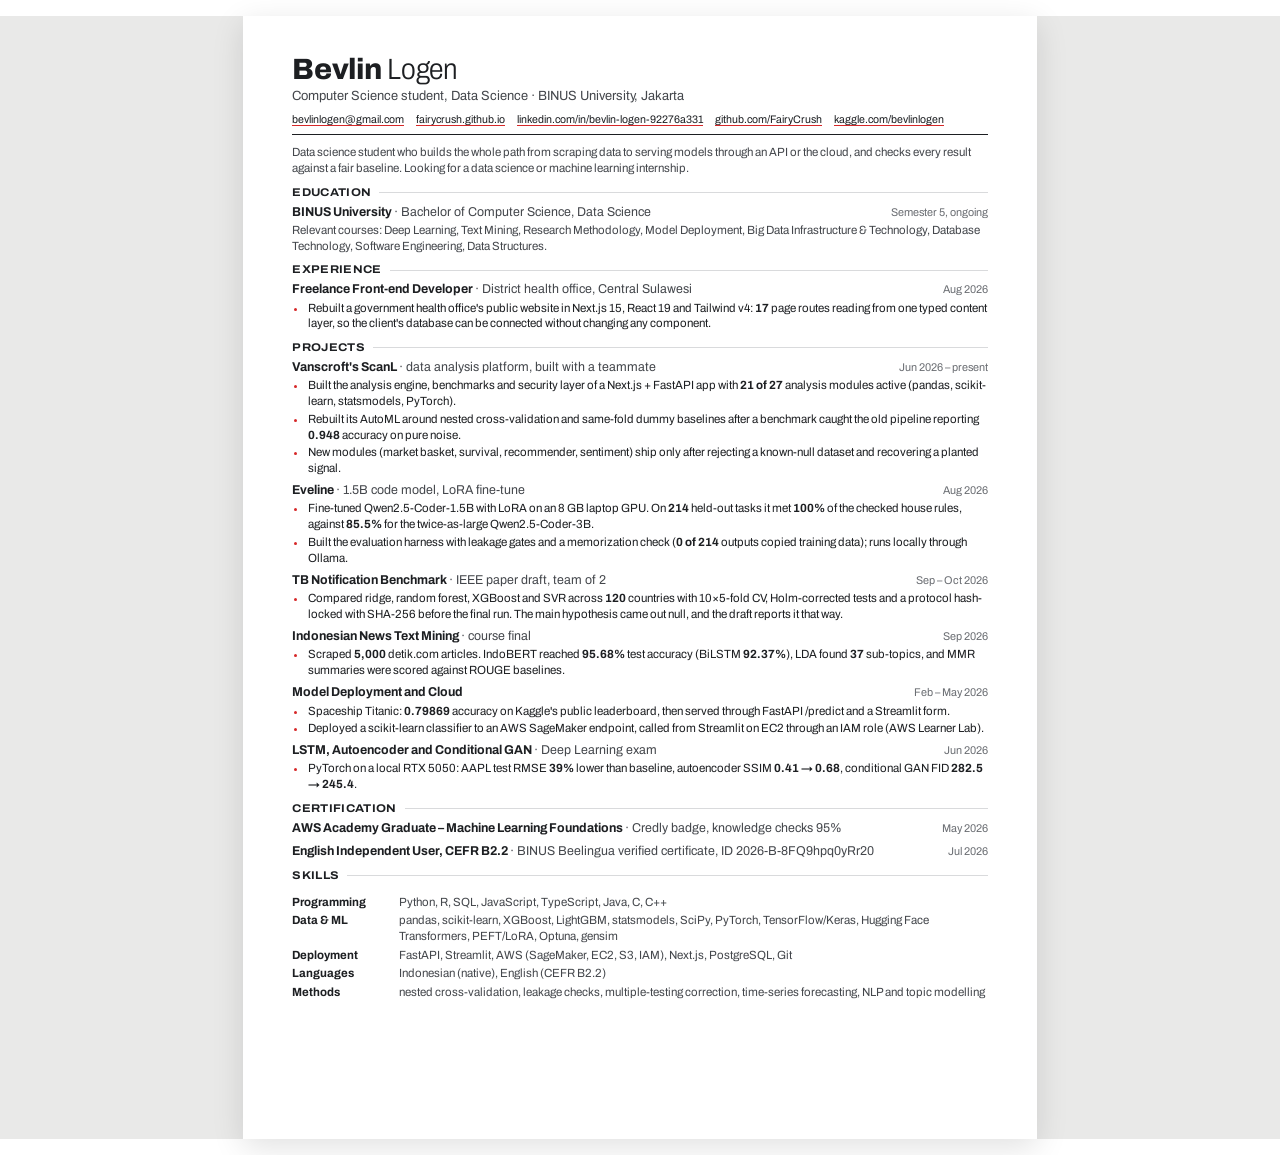
<file: cv/cv.html>
<!doctype html>
<html lang="en">
<head>
<meta charset="utf-8">
<title>Bevlin Logen - CV</title>
<meta name="viewport" content="width=device-width, initial-scale=1">
<link rel="preconnect" href="https://fonts.googleapis.com">
<link rel="preconnect" href="https://fonts.gstatic.com" crossorigin>
<link href="https://fonts.googleapis.com/css2?family=Archivo:wdth,wght@62..125,300..800&display=swap" rel="stylesheet">
<style>
@page { size: A4; margin: 0; }
:root {
  --ink: #1d1f22;
  --ink-2: #44474c;
  --mist: #6b6e73;
  --rule: #d9dadc;
  --signal: #d62728;
}
* { box-sizing: border-box; }
html, body { margin: 0; padding: 0; background: #fff; }
body {
  font-family: "Archivo", Arial, Helvetica, sans-serif;
  font-variation-settings: "wdth" 96;
  color: var(--ink);
  font-size: 8.9pt;
  line-height: 1.34;
  -webkit-print-color-adjust: exact;
  print-color-adjust: exact;
}
.page {
  width: 210mm;
  min-height: 297mm;
  margin: 0 auto;
  padding: 10mm 13mm 8mm;
}
a { color: inherit; text-decoration: none; }
a:hover { text-decoration: underline; }
header { border-bottom: 1.2pt solid var(--ink); padding-bottom: 6pt; margin-bottom: 7pt; }
h1 {
  margin: 0;
  font-size: 22pt;
  line-height: 1.05;
  font-weight: 300;
  font-variation-settings: "wdth" 88;
  letter-spacing: -0.01em;
}
h1 b { font-weight: 800; font-variation-settings: "wdth" 100; }
.role { margin: 2pt 0 5pt; font-size: 10pt; color: var(--ink-2); }
.contact { margin: 0; padding: 0; list-style: none; display: flex; flex-wrap: wrap; gap: 2pt 9pt; font-size: 8.2pt; }
.contact a { color: var(--ink); border-bottom: 0.6pt solid var(--signal); }
.summary { margin: 0 0 6pt; color: var(--ink-2); }
section { margin-top: 6pt; }
h2 {
  margin: 0 0 3pt;
  font-size: 8.4pt;
  font-weight: 700;
  letter-spacing: 0.03em;
  text-transform: uppercase;
  font-variation-settings: "wdth" 112;
  color: var(--ink);
  display: flex;
  align-items: center;
  gap: 6pt;
}
h2::after { content: ""; flex: 1; height: 0.6pt; background: var(--rule); }
.item { margin-bottom: 4pt; break-inside: avoid; }
.item-head { display: flex; justify-content: space-between; align-items: baseline; gap: 10pt; }
.item-title { font-weight: 700; font-size: 9.6pt; }
.item-title span { font-weight: 400; color: var(--ink-2); }
.item-date { flex: none; font-size: 8.4pt; color: var(--mist); white-space: nowrap; }
ul.points { margin: 1.5pt 0 0; padding-left: 11pt; }
ul.points li { margin: 0 0 1.2pt; padding-left: 1pt; }
ul.points li::marker { color: var(--signal); }
.num { font-weight: 700; }
.skills { display: grid; grid-template-columns: 26mm 1fr; gap: 2pt 6pt; }
.skills dt { font-weight: 700; }
.skills dd { margin: 0; color: var(--ink-2); }
.courses { margin: 1.5pt 0 0; color: var(--ink-2); }
@media screen {
  body { background: #e9e9e8; }
  .page { background: #fff; margin: 16px auto; box-shadow: 0 8px 30px rgba(0, 0, 0, 0.12); }
}
</style>
</head>
<body>
<div class="page">
  <header>
    <h1><b>Bevlin</b> Logen</h1>
    <p class="role">Computer Science student, Data Science &middot; BINUS University, Jakarta</p>
    <ul class="contact">
      <li><a href="mailto:bevlinlogen@gmail.com">bevlinlogen@gmail.com</a></li>
      <li><a href="https://fairycrush.github.io/">fairycrush.github.io</a></li>
      <li><a href="https://www.linkedin.com/in/bevlin-logen-92276a331">linkedin.com/in/bevlin-logen-92276a331</a></li>
      <li><a href="https://github.com/FairyCrush">github.com/FairyCrush</a></li>
      <li><a href="https://www.kaggle.com/bevlinlogen">kaggle.com/bevlinlogen</a></li>
    </ul>
  </header>

  <p class="summary">Data science student who builds the whole path from scraping data to serving models through an API or the cloud, and checks every result against a fair baseline. Looking for a data science or machine learning internship.</p>

  <section>
    <h2>Education</h2>
    <div class="item">
      <div class="item-head">
        <div class="item-title">BINUS University <span>&middot; Bachelor of Computer Science, Data Science</span></div>
        <div class="item-date">Semester 5, ongoing</div>
      </div>
      <p class="courses">Relevant courses: Deep Learning, Text Mining, Research Methodology, Model Deployment, Big Data Infrastructure &amp; Technology, Database Technology, Software Engineering, Data Structures.</p>
    </div>
  </section>

  <section>
    <h2>Experience</h2>
    <div class="item">
      <div class="item-head">
        <div class="item-title">Freelance Front-end Developer <span>&middot; District health office, Central Sulawesi</span></div>
        <div class="item-date">Aug 2026</div>
      </div>
      <ul class="points">
        <li>Rebuilt a government health office's public website in Next.js 15, React 19 and Tailwind v4: <span class="num">17</span> page routes reading from one typed content layer, so the client's database can be connected without changing any component.</li>
      </ul>
    </div>
  </section>

  <section>
    <h2>Projects</h2>
    <div class="item">
      <div class="item-head">
        <div class="item-title">Vanscroft's ScanL <span>&middot; data analysis platform, built with a teammate</span></div>
        <div class="item-date">Jun 2026 &ndash; present</div>
      </div>
      <ul class="points">
        <li>Built the analysis engine, benchmarks and security layer of a Next.js + FastAPI app with <span class="num">21 of 27</span> analysis modules active (pandas, scikit-learn, statsmodels, PyTorch).</li>
        <li>Rebuilt its AutoML around nested cross-validation and same-fold dummy baselines after a benchmark caught the old pipeline reporting <span class="num">0.948</span> accuracy on pure noise.</li>
        <li>New modules (market basket, survival, recommender, sentiment) ship only after rejecting a known-null dataset and recovering a planted signal.</li>
      </ul>
    </div>
    <div class="item">
      <div class="item-head">
        <div class="item-title">Eveline <span>&middot; 1.5B code model, LoRA fine-tune</span></div>
        <div class="item-date">Aug 2026</div>
      </div>
      <ul class="points">
        <li>Fine-tuned Qwen2.5-Coder-1.5B with LoRA on an 8 GB laptop GPU. On <span class="num">214</span> held-out tasks it met <span class="num">100%</span> of the checked house rules, against <span class="num">85.5%</span> for the twice-as-large Qwen2.5-Coder-3B.</li>
        <li>Built the evaluation harness with leakage gates and a memorization check (<span class="num">0 of 214</span> outputs copied training data); runs locally through Ollama.</li>
      </ul>
    </div>
    <div class="item">
      <div class="item-head">
        <div class="item-title">TB Notification Benchmark <span>&middot; IEEE paper draft, team of 2</span></div>
        <div class="item-date">Sep &ndash; Oct 2026</div>
      </div>
      <ul class="points">
        <li>Compared ridge, random forest, XGBoost and SVR across <span class="num">120</span> countries with 10&times;5-fold CV, Holm-corrected tests and a protocol hash-locked with SHA-256 before the final run. The main hypothesis came out null, and the draft reports it that way.</li>
      </ul>
    </div>
    <div class="item">
      <div class="item-head">
        <div class="item-title">Indonesian News Text Mining <span>&middot; course final</span></div>
        <div class="item-date">Sep 2026</div>
      </div>
      <ul class="points">
        <li>Scraped <span class="num">5,000</span> detik.com articles. IndoBERT reached <span class="num">95.68%</span> test accuracy (BiLSTM <span class="num">92.37%</span>), LDA found <span class="num">37</span> sub-topics, and MMR summaries were scored against ROUGE baselines.</li>
      </ul>
    </div>
    <div class="item">
      <div class="item-head">
        <div class="item-title">Model Deployment and Cloud</div>
        <div class="item-date">Feb &ndash; May 2026</div>
      </div>
      <ul class="points">
        <li>Spaceship Titanic: <span class="num">0.79869</span> accuracy on Kaggle's public leaderboard, then served through FastAPI /predict and a Streamlit form.</li>
        <li>Deployed a scikit-learn classifier to an AWS SageMaker endpoint, called from Streamlit on EC2 through an IAM role (AWS Learner Lab).</li>
      </ul>
    </div>
    <div class="item">
      <div class="item-head">
        <div class="item-title">LSTM, Autoencoder and Conditional GAN <span>&middot; Deep Learning exam</span></div>
        <div class="item-date">Jun 2026</div>
      </div>
      <ul class="points">
        <li>PyTorch on a local RTX 5050: AAPL test RMSE <span class="num">39%</span> lower than baseline, autoencoder SSIM <span class="num">0.41 &rarr; 0.68</span>, conditional GAN FID <span class="num">282.5 &rarr; 245.4</span>.</li>
      </ul>
    </div>
  </section>

  <section>
    <h2>Certification</h2>
    <div class="item">
      <div class="item-head">
        <div class="item-title"><a href="https://www.credly.com/badges/d4739d24-3909-4dd0-aa6e-fb8baee3d845/public_url">AWS Academy Graduate &ndash; Machine Learning Foundations</a> <span>&middot; Credly badge, knowledge checks 95%</span></div>
        <div class="item-date">May 2026</div>
      </div>
    </div>
    <div class="item">
      <div class="item-head">
        <div class="item-title">English Independent User, CEFR B2.2 <span>&middot; BINUS Beelingua verified certificate, ID 2026-B-8FQ9hpq0yRr20</span></div>
        <div class="item-date">Jul 2026</div>
      </div>
    </div>
  </section>

  <section>
    <h2>Skills</h2>
    <dl class="skills">
      <dt>Programming</dt>
      <dd>Python, R, SQL, JavaScript, TypeScript, Java, C, C++</dd>
      <dt>Data &amp; ML</dt>
      <dd>pandas, scikit-learn, XGBoost, LightGBM, statsmodels, SciPy, PyTorch, TensorFlow/Keras, Hugging Face Transformers, PEFT/LoRA, Optuna, gensim</dd>
      <dt>Deployment</dt>
      <dd>FastAPI, Streamlit, AWS (SageMaker, EC2, S3, IAM), Next.js, PostgreSQL, Git</dd>
      <dt>Languages</dt>
      <dd>Indonesian (native), English (CEFR B2.2)</dd>
      <dt>Methods</dt>
      <dd>nested cross-validation, leakage checks, multiple-testing correction, time-series forecasting, NLP and topic modelling</dd>
    </dl>
  </section>
</div>
</body>
</html>
</file>
